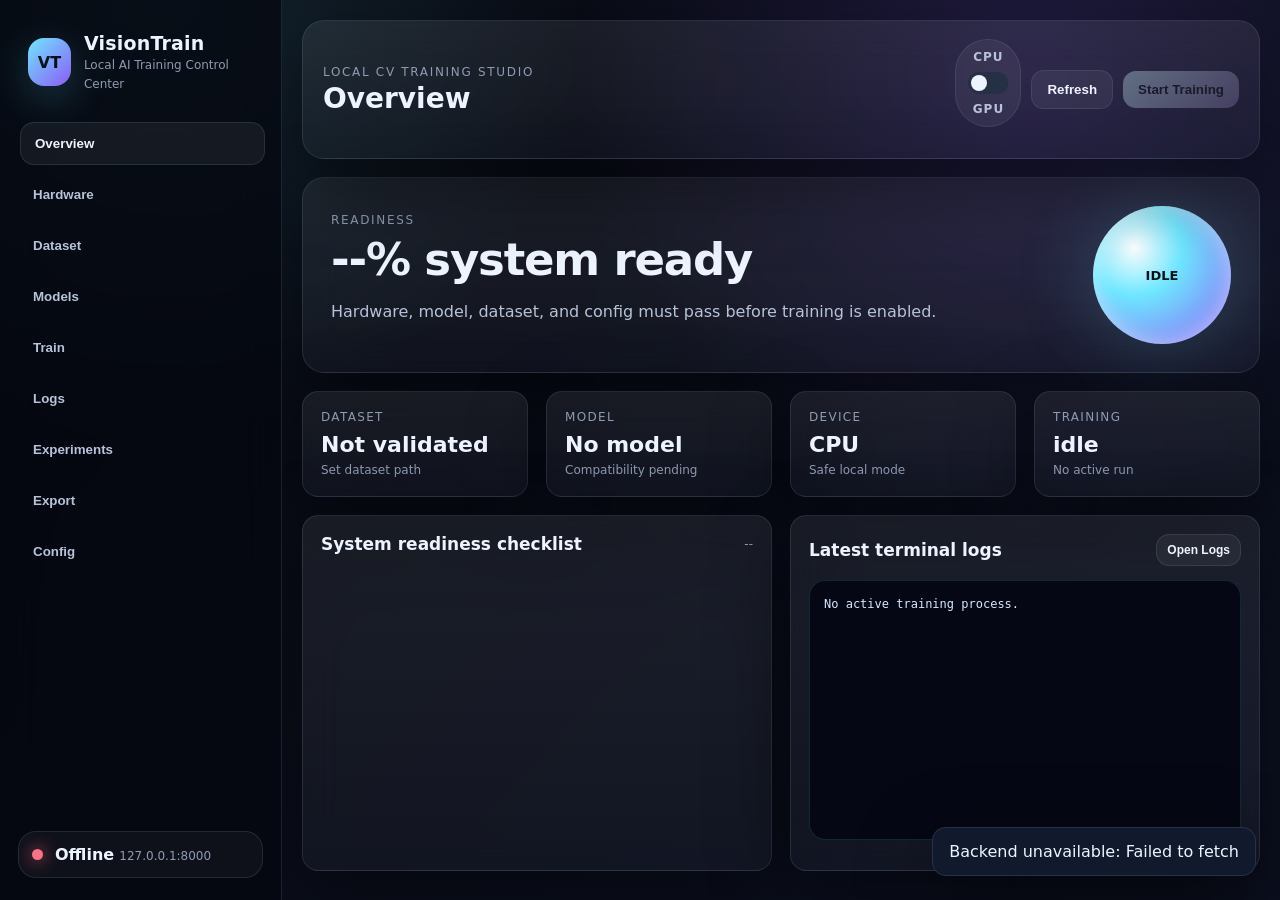
<file: frontend/index.html>
<!doctype html>
<html lang="en">
<head>
  <meta charset="utf-8" />
  <meta name="viewport" content="width=device-width, initial-scale=1" />
  <title>VisionTrain Studio</title>
  <link rel="stylesheet" href="style.css" />
</head>
<body>
  <div class="shell">
    <aside class="sidebar">
      <div class="brand">
        <div class="brand-mark">VT</div>
        <div>
          <h1>VisionTrain</h1>
          <span>Local AI Training Control Center</span>
        </div>
      </div>
      <nav class="nav" id="nav">
        <button data-page="overview" class="active">Overview</button>
        <button data-page="hardware">Hardware</button>
        <button data-page="dataset">Dataset</button>
        <button data-page="models">Models</button>
        <button data-page="train">Train</button>
        <button data-page="logs">Logs</button>
        <button data-page="experiments">Experiments</button>
        <button data-page="export">Export</button>
        <button data-page="config">Config</button>
      </nav>
      <div class="side-status">
        <span class="dot" id="apiDot"></span>
        <div>
          <strong id="apiState">Connecting</strong>
          <small>127.0.0.1:8000</small>
        </div>
      </div>
    </aside>

    <main class="workspace">
      <header class="topbar glass">
        <div>
          <p class="eyebrow">Local CV Training Studio</p>
          <h2 id="pageTitle">Overview</h2>
        </div>
        <div class="top-actions">
          <label class="switch-pill">
            <span>CPU</span>
            <input id="deviceToggle" type="checkbox" />
            <i></i>
            <span>GPU</span>
          </label>
          <button class="ghost" id="refreshBtn">Refresh</button>
          <button class="primary" id="startBtn" disabled>Start Training</button>
        </div>
      </header>

      <section class="page active" id="page-overview">
        <div class="hero glass">
          <div>
            <p class="eyebrow">Readiness</p>
            <h3><span id="readinessScore">--</span>% system ready</h3>
            <p id="readinessText">Hardware, model, dataset, and config must pass before training is enabled.</p>
          </div>
          <div class="orb"><span id="trainingStatusHero">idle</span></div>
        </div>
        <div class="grid four">
          <div class="card glass"><span>Dataset</span><strong id="datasetBadge">Not validated</strong><small id="datasetMini">Set dataset path</small></div>
          <div class="card glass"><span>Model</span><strong id="modelBadge">No model</strong><small id="modelMini">Compatibility pending</small></div>
          <div class="card glass"><span>Device</span><strong id="deviceBadge">CPU</strong><small id="deviceMini">Safe local mode</small></div>
          <div class="card glass"><span>Training</span><strong id="statusBadge">idle</strong><small id="statusMini">No active run</small></div>
        </div>
        <div class="grid two">
          <section class="panel glass">
            <div class="panel-head"><h3>System readiness checklist</h3><span id="checklistState">--</span></div>
            <div id="readinessList" class="checklist"></div>
          </section>
          <section class="panel glass">
            <div class="panel-head"><h3>Latest terminal logs</h3><button class="ghost small" data-page-shortcut="logs">Open Logs</button></div>
            <pre class="terminal compact" id="overviewLogs">No active training process.</pre>
          </section>
        </div>
      </section>

      <section class="page" id="page-hardware">
        <div class="grid two">
          <section class="panel glass hardware-card cpu">
            <div class="panel-head"><h3>CPU Training Dashboard</h3><span id="cpuModeLabel">active</span></div>
            <div class="metric-grid" id="cpuMetrics"></div>
          </section>
          <section class="panel glass hardware-card gpu">
            <div class="panel-head"><h3>GPU Training Dashboard</h3><span id="gpuModeLabel">standby</span></div>
            <div class="metric-grid" id="gpuMetrics"></div>
          </section>
        </div>
        <section class="panel glass">
          <div class="panel-head"><h3>Hardware capability warnings</h3><span>real backend profile</span></div>
          <div id="hardwareWarnings" class="warnings"></div>
        </section>
      </section>

      <section class="page" id="page-dataset">
        <div class="grid two">
          <section class="panel glass">
            <div class="panel-head"><h3>Dataset Selector</h3><span>local path</span></div>
            <label>Dataset path<input id="datasetPath" placeholder="D:\\datasets\\my_yolo_dataset" /></label>
            <label>Dataset format<select id="datasetFormat"><option value="yolo">YOLO detection/seg/pose</option><option value="classification_folder">Classification folders</option><option value="semantic_masks">Semantic masks</option><option value="coco_detection">COCO detection</option><option value="anomaly_folder">Anomaly folders</option><option value="ocr_dataset">OCR future hook</option></select></label>
            <label>YOLO YAML<input id="datasetYaml" placeholder="dataset.yaml" /></label>
            <button class="primary wide" id="validateBtn">Validate Dataset</button>
          </section>
          <section class="panel glass">
            <div class="panel-head"><h3>Dataset Health</h3><span id="datasetValidState">not validated</span></div>
            <div class="metric-grid" id="datasetMetrics"></div>
            <div id="datasetMessages" class="warnings"></div>
          </section>
        </div>
      </section>

      <section class="page" id="page-models">
        <section class="panel glass">
          <div class="panel-head"><h3>Model Registry Matrix</h3><span id="modelCount">-- models</span></div>
          <div class="filters">
            <select id="taskFilter"><option value="all">All tasks</option></select>
            <select id="statusFilter"><option value="all">All status</option><option value="supported">Supported</option><option value="future">Future</option></select>
          </div>
          <div class="model-grid" id="modelGrid"></div>
        </section>
      </section>

      <section class="page" id="page-train">
        <div class="grid two">
          <section class="panel glass">
            <div class="panel-head"><h3>Training Control Panel</h3><span id="trainGate">blocked</span></div>
            <div class="form-grid">
              <label>Epochs<input id="epochs" type="number" min="1" value="50" /></label>
              <label>Batch<input id="batchSize" type="number" min="1" value="8" /></label>
              <label>Image size<input id="imageSize" type="number" min="64" value="640" /></label>
              <label>Learning rate<input id="learningRate" type="number" step="0.0001" value="0.001" /></label>
              <label>Optimizer<select id="optimizer"><option>auto</option><option>adamw</option><option>sgd</option></select></label>
              <label>Scheduler<select id="scheduler"><option>cosine</option><option>step</option><option>none</option></select></label>
              <label>Workers<input id="workers" type="number" min="0" value="4" /></label>
              <label>Seed<input id="seed" type="number" value="42" /></label>
              <label>Precision<select id="precision"><option value="fp32">FP32</option><option value="fp16">FP16</option></select></label>
              <label>Experiment<input id="experimentName" value="exp001" /></label>
            </div>
            <div class="actions-row">
              <button class="primary" id="startBtn2" disabled>Start Real Training</button>
              <button class="danger" id="stopBtn">Stop</button>
              <button class="ghost" id="saveConfigBtn">Save Config</button>
            </div>
          </section>
          <section class="panel glass">
            <div class="panel-head"><h3>Training Command Preview</h3><button class="ghost small" id="copyTrainCmd">Copy</button></div>
            <pre class="terminal" id="trainCommand">python -m backend.trainer.train_router --config backend/configs/saved/current_config.json</pre>
            <div id="trainBlockers" class="warnings"></div>
          </section>
        </div>
      </section>

      <section class="page" id="page-logs">
        <section class="panel glass fullheight">
          <div class="panel-head"><h3>Live Training Terminal</h3><span id="logStatus">polling every 1s</span></div>
          <pre class="terminal tall" id="liveLogs">No active training process.</pre>
        </section>
      </section>

      <section class="page" id="page-experiments">
        <section class="panel glass">
          <div class="panel-head"><h3>Experiment Timeline</h3><button class="ghost small" id="reloadExperiments">Reload</button></div>
          <div id="experimentTimeline" class="timeline"></div>
        </section>
      </section>

      <section class="page" id="page-export">
        <div class="grid two">
          <section class="panel glass">
            <div class="panel-head"><h3>Export / Conversion Center</h3><span id="exportCapabilityBadge">checking</span></div>
            <label>Source checkpoint<input id="exportCheckpoint" placeholder="backend/runs/exp001/best.pt" /></label>
            <label>Model family<select id="exportFamily"><option value="torch">PyTorch classification/anomaly</option><option value="ultralytics">Ultralytics YOLO / RT-DETR</option></select></label>
            <label>Export format<select id="exportFormat"><option value="onnx">ONNX</option><option value="torchscript">TorchScript</option><option value="openvino">OpenVINO</option><option value="tensorrt">TensorRT Engine</option></select></label>
            <label>Precision<select id="exportPrecision"><option value="fp32">FP32</option><option value="fp16">FP16</option></select></label>
            <div class="form-grid">
              <label>ONNX opset<input id="exportOpset" type="number" value="17" /></label>
              <label>Image size<input id="exportImageSize" type="number" value="640" /></label>
            </div>
            <label class="checkline"><input id="exportDynamic" type="checkbox" checked /> Dynamic batch for ONNX</label>
            <div class="actions-row">
              <button class="primary" id="exportBtn">Run Export</button>
              <button class="ghost" id="precisionBtn">Convert Precision</button>
            </div>
            <div id="exportWarnings" class="warnings"></div>
          </section>
          <section class="panel glass">
            <div class="panel-head"><h3>Export Command Preview</h3><button class="ghost small" id="copyExportCmd">Copy</button></div>
            <pre class="terminal" id="exportCommand">python -m backend.exporter.export_router --checkpoint backend/runs/exp001/best.pt --format onnx --precision fp32 --imgsz 640</pre>
            <div class="panel-head sub"><h3>Export Logs</h3><span id="exportStatus">idle</span></div>
            <pre class="terminal export-log" id="exportLogs">No active export process.</pre>
          </section>
        </div>
      </section>

      <section class="page" id="page-config">
        <div class="grid two">
          <section class="panel glass">
            <div class="panel-head"><h3>JSON Config Drawer</h3><span>source of truth</span></div>
            <textarea id="jsonPreview" spellcheck="false"></textarea>
            <div class="actions-row">
              <button class="primary" id="applyJsonBtn">Apply JSON</button>
              <button class="ghost" id="exportJsonBtn">Export JSON</button>
              <button class="ghost" id="importJsonBtn">Import JSON</button>
              <button class="ghost" id="resetJsonBtn">Reset</button>
            </div>
            <input type="file" id="importJsonFile" accept=".json" hidden />
          </section>
          <section class="panel glass">
            <div class="panel-head"><h3>Current Config Summary</h3><span id="configState">validating</span></div>
            <div id="configSummary" class="summary-list"></div>
          </section>
        </div>
      </section>
    </main>
  </div>
  <div id="toast" class="toast"></div>
  <script src="app.js"></script>
</body>
</html>
</file>
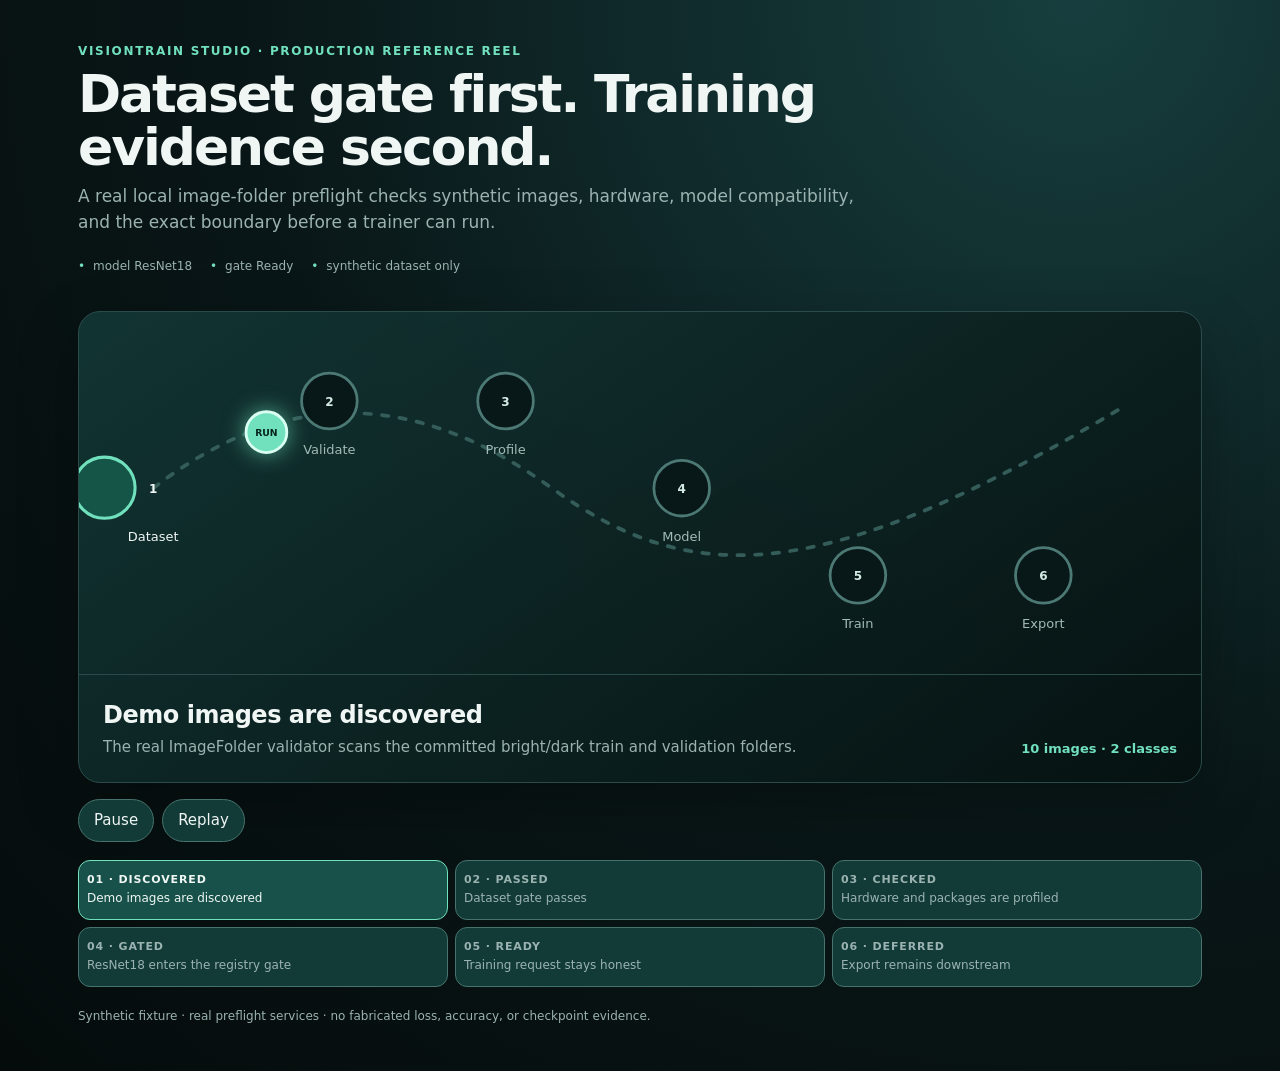
<file: frontend/animation/visiontrain-training-reel.html>
<!doctype html>
        <html lang="en">
        <head>
          <meta charset="utf-8"><meta name="viewport" content="width=device-width, initial-scale=1">
          <title>VisionTrain Studio — Training preflight reference reel</title>
          <style>
            :root { color-scheme: dark; --ink: #eff6f4; --muted: #9bb3b0; --line: #2b4b4b; --accent: #71e0bd; }
            * { box-sizing: border-box; } body { margin: 0; min-width: 320px; background: radial-gradient(circle at 84% 0%, #173e3e 0, #091617 55%, #050b0b 100%); color: var(--ink); font: 15px/1.5 Inter, ui-sans-serif, system-ui, sans-serif; }
            .reel { max-width: 1180px; margin: 0 auto; padding: 42px 28px 34px; } .eyebrow { color: var(--accent); font-size: 12px; font-weight: 700; letter-spacing: .14em; text-transform: uppercase; }
            h1 { max-width: 820px; margin: 8px 0 10px; font-size: clamp(28px, 5vw, 52px); line-height: 1.02; letter-spacing: -.04em; } .lede { max-width: 790px; margin: 0; color: var(--muted); font-size: 17px; }
            .model-line { display: flex; flex-wrap: wrap; gap: 8px 18px; margin-top: 22px; color: var(--muted); font-size: 12px; } .model-line span::before { content: "•"; color: var(--accent); margin-right: 8px; }
            .stage { margin-top: 36px; overflow: hidden; border: 1px solid var(--line); border-radius: 22px; background: linear-gradient(145deg, rgba(18,54,52,.94), rgba(6,17,17,.97)); box-shadow: 0 22px 60px rgba(0,0,0,.28); } svg { display: block; width: 100%; height: auto; min-height: 300px; }
            .route { fill: none; stroke: #345c59; stroke-width: 4; stroke-linecap: round; stroke-dasharray: 7 12; } .station circle { fill: #081717; stroke: #4c7974; stroke-width: 3; transition: fill .25s ease, stroke .25s ease, transform .25s ease; transform-origin: center; }
            .station text { fill: #a1bbb5; font-size: 14px; text-anchor: middle; } .station .index { fill: #d5ebe5; font-size: 13px; font-weight: 700; } .station.active circle { fill: #155548; stroke: var(--accent); transform: scale(1.1); } .station.active text { fill: var(--ink); } .station.done circle { fill: #19433e; stroke: #69aa9c; }
            .token { fill: var(--accent); stroke: #d9fff2; stroke-width: 3; filter: drop-shadow(0 0 12px rgba(113,224,189,.65)); } .token-label { fill: #06231c; font-size: 10px; font-weight: 800; text-anchor: middle; }
            .panel { display: grid; grid-template-columns: minmax(0, 1fr) auto; align-items: end; gap: 18px; padding: 22px 24px 24px; border-top: 1px solid var(--line); } .panel h2 { margin: 0 0 3px; font-size: 24px; letter-spacing: -.02em; } .panel p { margin: 0; color: var(--muted); } .metric { color: var(--accent); font-size: 13px; font-weight: 700; text-align: right; }
            .controls { display: flex; gap: 8px; margin-top: 16px; } button { border: 1px solid #46736d; border-radius: 999px; padding: 9px 15px; background: #123b38; color: var(--ink); font: inherit; cursor: pointer; } button:hover, button:focus-visible { border-color: var(--accent); outline: 2px solid rgba(113,224,189,.35); outline-offset: 2px; }
            .timeline { display: grid; grid-template-columns: repeat(3, minmax(120px, 1fr)); gap: 7px; margin-top: 18px; } .timeline button { min-height: 60px; border-radius: 12px; padding: 8px; color: var(--muted); text-align: left; font-size: 12px; } .timeline button[aria-current="step"] { border-color: var(--accent); background: #175149; color: var(--ink); } .timeline strong { display: block; color: inherit; font-size: 11px; text-transform: uppercase; letter-spacing: .08em; } .disclaimer { margin-top: 20px; color: var(--muted); font-size: 12px; }
            @media (max-width: 760px) { .reel { padding: 28px 16px; } .panel { grid-template-columns: 1fr; } .metric { text-align: left; } .timeline { grid-template-columns: repeat(2, minmax(0, 1fr)); } svg { min-height: 420px; }} @media (prefers-reduced-motion: reduce) { *, *::before, *::after { transition-duration: .01ms !important; animation-duration: .01ms !important; animation-iteration-count: 1 !important; }}
          </style>
        </head>
        <body><main class="reel" aria-labelledby="title"><div class="eyebrow">VisionTrain Studio · production reference reel</div><h1 id="title">Dataset gate first. Training evidence second.</h1><p class="lede">A real local image-folder preflight checks synthetic images, hardware, model compatibility, and the exact boundary before a trainer can run.</p><div class="model-line" aria-label="Model and data boundary"><span id="model-name"></span><span id="source-name"></span><span>synthetic dataset only</span></div>
          <section class="stage" aria-label="Animated training preflight sequence"><svg viewBox="0 0 1210 390" role="img" aria-labelledby="diagram-title diagram-description"><title id="diagram-title">Animated VisionTrain training stages</title><desc id="diagram-description">A token travels through dataset discovery, validation, hardware profiling, model compatibility, training gate, and export readiness.</desc><path class="route" d="M 80 190 C 220 82, 360 82, 510 190 S 800 298, 1130 100" /><g id="stations"></g><g aria-hidden="true"><circle id="token" class="token" cx="80" cy="190" r="22"></circle><text id="token-label" class="token-label" x="80" y="194">RUN</text></g></svg><div class="panel" aria-live="polite"><div><h2 id="event-title"></h2><p id="event-detail"></p></div><div id="event-metric" class="metric"></div></div></section>
          <div class="controls"><button id="toggle" type="button">Pause</button><button id="replay" type="button">Replay</button></div><div id="timeline" class="timeline" role="list" aria-label="Animation stages"></div><p class="disclaimer">Synthetic fixture · real preflight services · no fabricated loss, accuracy, or checkpoint evidence.</p></main>
          <script>
            const sequence = {
  "dataset": {
    "image_stats": {
      "classes": {
        "bright": {
          "files": 5,
          "mean_rgb": [
            247.11,
            217.27,
            102.58
          ],
          "splits": {
            "train": 3,
            "val": 2
          }
        },
        "dark": {
          "files": 5,
          "mean_rgb": [
            64.17,
            63.18,
            128.64
          ],
          "splits": {
            "train": 3,
            "val": 2
          }
        }
      },
      "mode": "pillow_inspection"
    },
    "validation": {
      "class_count": 2,
      "dataset_format": "classification_folder",
      "errors": [],
      "label_count": 0,
      "missing_files": [],
      "recommended_fixes": [],
      "task": "image_classification",
      "total_images": 10,
      "train_image_count": 6,
      "val_image_count": 4,
      "valid": true,
      "warnings": []
    }
  },
  "events": [
    {
      "detail": "The real ImageFolder validator scans the committed bright/dark train and validation folders.",
      "id": "dataset",
      "metric": "10 images \u00b7 2 classes",
      "short": "Dataset",
      "status": "discovered",
      "title": "Demo images are discovered"
    },
    {
      "detail": "Train/val folders and class names are checked before a training request can start.",
      "id": "validate",
      "metric": "valid True \u00b7 train 6 \u00b7 val 4",
      "short": "Validate",
      "status": "passed",
      "title": "Dataset gate passes"
    },
    {
      "detail": "The compatibility service evaluates the selected device, RAM, CUDA, PyTorch, and TorchVision requirements.",
      "id": "profile",
      "metric": "device cpu \u00b7 precision fp32",
      "short": "Profile",
      "status": "checked",
      "title": "Hardware and packages are profiled"
    },
    {
      "detail": "The registry points to the real classification trainer and exposes the exact reason launch is enabled or blocked.",
      "id": "model",
      "metric": "resnet18 \u00b7 Ready",
      "short": "Model",
      "status": "gated",
      "title": "ResNet18 enters the registry gate"
    },
    {
      "detail": "The UI can launch a real trainer only when its declared dependencies are available; this manifest never fabricates loss or accuracy.",
      "id": "training",
      "metric": "enabled True \u00b7 missing none",
      "short": "Train",
      "status": "ready",
      "title": "Training request stays honest"
    },
    {
      "detail": "ONNX/TorchScript export is presented as a post-checkpoint stage, not as evidence when no checkpoint exists.",
      "id": "export",
      "metric": "checkpoint required \u00b7 no synthetic benchmark",
      "short": "Export",
      "status": "deferred",
      "title": "Export remains downstream"
    }
  ],
  "fixture": "visiontrain-classification-bright-dark",
  "model": {
    "claim_boundary": "Synthetic image-folder preflight and model registry evidence; no accuracy claim without a completed training run.",
    "compatibility": {
      "enabled": true,
      "expected_device": "cpu",
      "missing_dependency": null,
      "reason": "Ready",
      "recommended_batch_size": 16,
      "recommended_precision": "fp32"
    },
    "compatibility_service": "backend/trainer/model_compatibility.py::evaluate_model_compatibility",
    "registry": "backend/configs/models.json",
    "selected": {
      "dataset_format": "classification_folder",
      "family": "torch",
      "id": "resnet18",
      "min_ram_gb": 4,
      "min_vram_gb": 0,
      "name": "ResNet18",
      "notes": "Real PyTorch/TorchVision ImageFolder classification trainer.",
      "recommended_batch_cpu": 16,
      "recommended_batch_gpu": 64,
      "recommended_device": "cpu",
      "recommended_image_size": 224,
      "recommended_ram_gb": 8,
      "recommended_vram_gb": 2,
      "status": "supported",
      "supports_cpu": true,
      "supports_fp16": true,
      "supports_gpu": true,
      "task": "image_classification",
      "trainer": "classification_trainer",
      "weights": "torchvision"
    }
  },
  "schema_version": "1.0",
  "source": {
    "bytes": 269,
    "dataset_path": "demo/classification_dataset",
    "path": "demo/animation_fixture.synthetic.json",
    "sha256": "eac0b4f06732a6ab8c216dd900970f2486b61b38f669a78217bd2f9874e5654f",
    "synthetic": true
  }
}; const events = sequence.events; const points = [[80,190],[270,96],[460,96],[650,190],[840,284],[1040,284]]; const stations = document.getElementById('stations'), timeline = document.getElementById('timeline'); const token = document.getElementById('token'), tokenLabel = document.getElementById('token-label'), title = document.getElementById('event-title'), detail = document.getElementById('event-detail'), metric = document.getElementById('event-metric'), toggle = document.getElementById('toggle'); let current = 0, started = performance.now(), playing = !window.matchMedia('(prefers-reduced-motion: reduce)').matches; const duration = 1850;
            points.forEach((point, index) => { const group = document.createElementNS('http://www.w3.org/2000/svg', 'g'); group.classList.add('station'); group.innerHTML = `<circle cx="${point[0]}" cy="${point[1]}" r="30"></circle><text class="index" x="${point[0]}" y="${point[1] + 5}">${index + 1}</text><text x="${point[0]}" y="${point[1] + 57}">${events[index].short}</text>`; stations.appendChild(group); }); events.forEach((event, index) => { const item = document.createElement('button'); item.type = 'button'; item.setAttribute('role', 'listitem'); item.innerHTML = `<strong>${String(index + 1).padStart(2, '0')} · ${event.status}</strong>${event.title}`; item.addEventListener('click', () => { current = index; started = performance.now(); playing = false; toggle.textContent = 'Play'; render(0); }); timeline.appendChild(item); }); document.getElementById('model-name').textContent = `model ${sequence.model.selected.name}`; document.getElementById('source-name').textContent = `gate ${sequence.model.compatibility.reason}`;
            function render(progress) { const next = (current + 1) % points.length, from = points[current], to = points[next], x = from[0] + (to[0] - from[0]) * progress, y = from[1] + (to[1] - from[1]) * progress; token.setAttribute('cx', x); token.setAttribute('cy', y); tokenLabel.setAttribute('x', x); tokenLabel.setAttribute('y', y + 4); title.textContent = events[current].title; detail.textContent = events[current].detail; metric.textContent = events[current].metric; document.querySelectorAll('.station').forEach((node, index) => { node.classList.toggle('active', index === current); node.classList.toggle('done', index < current); }); timeline.querySelectorAll('button').forEach((node, index) => node.setAttribute('aria-current', index === current ? 'step' : 'false')); } function animate(now) { if (playing) { const progress = Math.min(1, (now - started) / duration); render(progress); if (progress >= 1) { current = (current + 1) % events.length; started = now; } } else { render(0); } requestAnimationFrame(animate); } toggle.addEventListener('click', () => { playing = !playing; started = performance.now(); toggle.textContent = playing ? 'Pause' : 'Play'; }); document.getElementById('replay').addEventListener('click', () => { current = 0; started = performance.now(); playing = true; toggle.textContent = 'Pause'; }); render(0); requestAnimationFrame(animate);
          </script></body></html>
</file>
<file: frontend/style.css>
:root{
  --bg:#070a12;--bg2:#0c1020;--panel:rgba(16,22,40,.72);--panel2:rgba(20,30,54,.84);--line:rgba(132,151,184,.18);
  --text:#eef4ff;--muted:#8f9bb3;--soft:#b8c3d9;--accent:#6ee7ff;--accent2:#8b5cf6;--good:#34d399;--warn:#fbbf24;--bad:#fb7185;
  --shadow:0 24px 80px rgba(0,0,0,.45);--radius:22px;--radius2:16px;--mono:"JetBrains Mono","Cascadia Code",Consolas,monospace;
  --sans:Inter,ui-sans-serif,system-ui,-apple-system,Segoe UI,Roboto,Arial,sans-serif;
}
*{box-sizing:border-box}html,body{height:100%}body{margin:0;background:radial-gradient(circle at 12% 0%,rgba(110,231,255,.12),transparent 30%),radial-gradient(circle at 80% 8%,rgba(139,92,246,.18),transparent 34%),linear-gradient(135deg,var(--bg),var(--bg2));color:var(--text);font-family:var(--sans);overflow:hidden}.shell{display:grid;grid-template-columns:282px 1fr;height:100vh}.sidebar{padding:22px 18px;border-right:1px solid var(--line);background:rgba(5,8,16,.74);backdrop-filter:blur(22px);display:flex;flex-direction:column;gap:20px}.brand{display:flex;align-items:center;gap:13px;padding:10px}.brand-mark{width:48px;height:48px;border-radius:16px;background:linear-gradient(135deg,var(--accent),var(--accent2));display:grid;place-items:center;font-weight:900;color:#041018;box-shadow:0 12px 40px rgba(110,231,255,.22)}.brand h1{font-size:19px;margin:0;letter-spacing:.2px}.brand span,.eyebrow,.panel-head span,small{color:var(--muted);font-size:12px}.nav{display:flex;flex-direction:column;gap:8px}.nav button{background:transparent;color:var(--soft);border:1px solid transparent;border-radius:14px;padding:13px 14px;text-align:left;font-weight:700;cursor:pointer;transition:.18s}.nav button:hover,.nav button.active{background:rgba(255,255,255,.06);border-color:var(--line);color:var(--text);transform:translateX(2px)}.side-status{margin-top:auto;border:1px solid var(--line);border-radius:18px;padding:13px;display:flex;gap:12px;align-items:center;background:rgba(255,255,255,.04)}.dot{width:11px;height:11px;border-radius:999px;background:var(--warn);box-shadow:0 0 18px var(--warn)}.dot.ok{background:var(--good);box-shadow:0 0 18px var(--good)}.dot.bad{background:var(--bad);box-shadow:0 0 18px var(--bad)}.workspace{padding:20px;overflow:auto}.glass{background:linear-gradient(180deg,rgba(255,255,255,.075),rgba(255,255,255,.035));border:1px solid var(--line);box-shadow:var(--shadow);backdrop-filter:blur(20px)}.topbar{position:sticky;top:0;z-index:20;border-radius:var(--radius);padding:18px 20px;display:flex;align-items:center;justify-content:space-between;margin-bottom:18px}.topbar h2{margin:3px 0 0;font-size:28px}.eyebrow{text-transform:uppercase;letter-spacing:.14em;margin:0}.top-actions{display:flex;align-items:center;gap:10px}.switch-pill{display:flex;align-items:center;gap:8px;padding:10px 12px;border-radius:999px;background:rgba(255,255,255,.06);border:1px solid var(--line);font-size:12px;font-weight:800;color:var(--soft)}.switch-pill input{display:none}.switch-pill i{width:40px;height:22px;border-radius:999px;background:#263044;position:relative}.switch-pill i:after{content:"";width:16px;height:16px;border-radius:50%;background:var(--text);position:absolute;left:3px;top:3px;transition:.2s}.switch-pill input:checked+i{background:linear-gradient(90deg,var(--accent),var(--accent2))}.switch-pill input:checked+i:after{left:21px}.page{display:none;animation:rise .24s ease}.page.active{display:block}@keyframes rise{from{opacity:0;transform:translateY(8px)}to{opacity:1;transform:none}}.hero{border-radius:var(--radius);padding:28px;display:flex;justify-content:space-between;align-items:center;margin-bottom:18px;min-height:160px}.hero h3{font-size:45px;margin:6px 0 10px;letter-spacing:-1.2px}.hero p:last-child{color:var(--soft);max-width:650px}.orb{width:138px;height:138px;border-radius:50%;display:grid;place-items:center;text-transform:uppercase;font-weight:900;font-size:13px;color:#031018;background:radial-gradient(circle at 30% 30%,#fff,var(--accent) 35%,var(--accent2));box-shadow:0 0 80px rgba(110,231,255,.22),inset 0 0 22px rgba(255,255,255,.55)}.grid{display:grid;gap:18px}.grid.two{grid-template-columns:repeat(2,minmax(0,1fr))}.grid.four{grid-template-columns:repeat(4,minmax(0,1fr));margin-bottom:18px}.card,.panel{border-radius:var(--radius2);padding:18px}.card span{display:block;color:var(--muted);font-size:12px;text-transform:uppercase;letter-spacing:.11em}.card strong{display:block;font-size:22px;margin:8px 0 2px}.panel{margin-bottom:18px}.panel-head{display:flex;align-items:center;justify-content:space-between;margin-bottom:14px;gap:10px}.panel-head h3{margin:0;font-size:17px}.panel-head.sub{margin-top:16px}.metric-grid{display:grid;grid-template-columns:repeat(2,minmax(0,1fr));gap:12px}.metric{padding:13px;border-radius:14px;background:rgba(255,255,255,.045);border:1px solid var(--line)}.metric small{display:block;text-transform:uppercase;letter-spacing:.09em}.metric strong{display:block;margin-top:5px;font-size:18px;word-break:break-word}.hardware-card.cpu{box-shadow:0 20px 70px rgba(110,231,255,.08)}.hardware-card.gpu{box-shadow:0 20px 70px rgba(139,92,246,.1)}label{display:flex;flex-direction:column;gap:8px;color:var(--soft);font-size:12px;font-weight:800;text-transform:uppercase;letter-spacing:.08em;margin-bottom:13px}input,select,textarea{width:100%;background:rgba(8,12,24,.82);border:1px solid var(--line);border-radius:13px;color:var(--text);padding:12px 13px;outline:none;font-family:var(--sans)}textarea{height:520px;font-family:var(--mono);font-size:12px;line-height:1.45;resize:vertical}.form-grid{display:grid;grid-template-columns:repeat(2,minmax(0,1fr));gap:12px}.filters{display:flex;gap:12px;margin-bottom:14px}.filters select{max-width:260px}.model-grid{display:grid;grid-template-columns:repeat(3,minmax(0,1fr));gap:14px}.model-card{position:relative;border-radius:18px;padding:16px;background:rgba(255,255,255,.045);border:1px solid var(--line);cursor:pointer;transition:.18s;min-height:190px}.model-card:hover{transform:translateY(-3px);border-color:rgba(110,231,255,.42)}.model-card.selected{outline:2px solid rgba(110,231,255,.65);background:rgba(110,231,255,.07)}.model-card.disabled{opacity:.55;cursor:not-allowed;filter:saturate(.75)}.model-card h4{margin:0 0 8px;font-size:16px}.tags{display:flex;flex-wrap:wrap;gap:7px;margin:10px 0}.tag{font-size:11px;font-weight:900;border-radius:999px;padding:6px 8px;background:rgba(255,255,255,.07);color:var(--soft);border:1px solid var(--line)}.tag.good{color:var(--good);border-color:rgba(52,211,153,.25)}.tag.warn{color:var(--warn);border-color:rgba(251,191,36,.25)}.tag.bad{color:var(--bad);border-color:rgba(251,113,133,.25)}.model-reason{font-size:12px;color:var(--muted);line-height:1.45}.actions-row{display:flex;gap:10px;flex-wrap:wrap;margin-top:12px}button{border:0;border-radius:13px;padding:11px 15px;font-weight:900;cursor:pointer;color:var(--text);transition:.16s}button.primary{background:linear-gradient(135deg,var(--accent),var(--accent2));color:#041018}button.ghost{background:rgba(255,255,255,.06);border:1px solid var(--line);color:var(--text)}button.danger{background:rgba(251,113,133,.14);border:1px solid rgba(251,113,133,.35);color:#fecdd3}button.small{padding:8px 10px;font-size:12px}button.wide{width:100%}button:disabled{opacity:.42;cursor:not-allowed;filter:grayscale(.7)}.terminal{font-family:var(--mono);font-size:12px;line-height:1.55;border-radius:16px;background:#050814;border:1px solid rgba(110,231,255,.14);padding:14px;white-space:pre-wrap;word-break:break-word;max-height:320px;overflow:auto;color:#d8e7ff}.terminal.compact{height:260px}.terminal.tall{height:calc(100vh - 230px);max-height:none}.terminal.export-log{height:220px}.fullheight{min-height:calc(100vh - 150px)}.warnings{display:flex;flex-direction:column;gap:9px;margin-top:10px}.notice{border-radius:13px;padding:10px 12px;background:rgba(255,255,255,.045);border:1px solid var(--line);color:var(--soft);font-size:13px}.notice.good{border-color:rgba(52,211,153,.35);color:#bbf7d0}.notice.bad{border-color:rgba(251,113,133,.35);color:#fecdd3}.notice.warn{border-color:rgba(251,191,36,.35);color:#fde68a}.checklist{display:grid;gap:10px}.check{display:flex;align-items:center;justify-content:space-between;padding:11px 12px;border-radius:13px;background:rgba(255,255,255,.045);border:1px solid var(--line)}.check b{font-size:13px}.check span{font-size:12px;color:var(--muted)}.timeline{display:grid;gap:12px}.timeline-item{padding:14px;border-radius:15px;background:rgba(255,255,255,.045);border:1px solid var(--line);display:grid;gap:6px}.summary-list{display:grid;gap:10px}.summary-list div{display:flex;justify-content:space-between;gap:14px;border-bottom:1px solid var(--line);padding-bottom:10px}.checkline{flex-direction:row;align-items:center;text-transform:none;letter-spacing:0;font-weight:700}.checkline input{width:auto}.toast{position:fixed;right:24px;bottom:24px;background:#111a2d;border:1px solid var(--line);color:var(--text);padding:14px 16px;border-radius:14px;box-shadow:var(--shadow);opacity:0;transform:translateY(12px);pointer-events:none;transition:.2s;z-index:100}.toast.show{opacity:1;transform:none}.hidden{display:none!important}@media(max-width:1200px){.shell{grid-template-columns:230px 1fr}.grid.four{grid-template-columns:repeat(2,1fr)}.model-grid{grid-template-columns:repeat(2,1fr)}}@media(max-width:860px){body{overflow:auto}.shell{display:block}.sidebar{position:relative;height:auto}.workspace{padding:12px}.topbar,.hero{display:block}.top-actions{margin-top:12px;flex-wrap:wrap}.grid.two,.grid.four,.model-grid,.form-grid{grid-template-columns:1fr}.terminal.tall{height:520px}}
</file>
